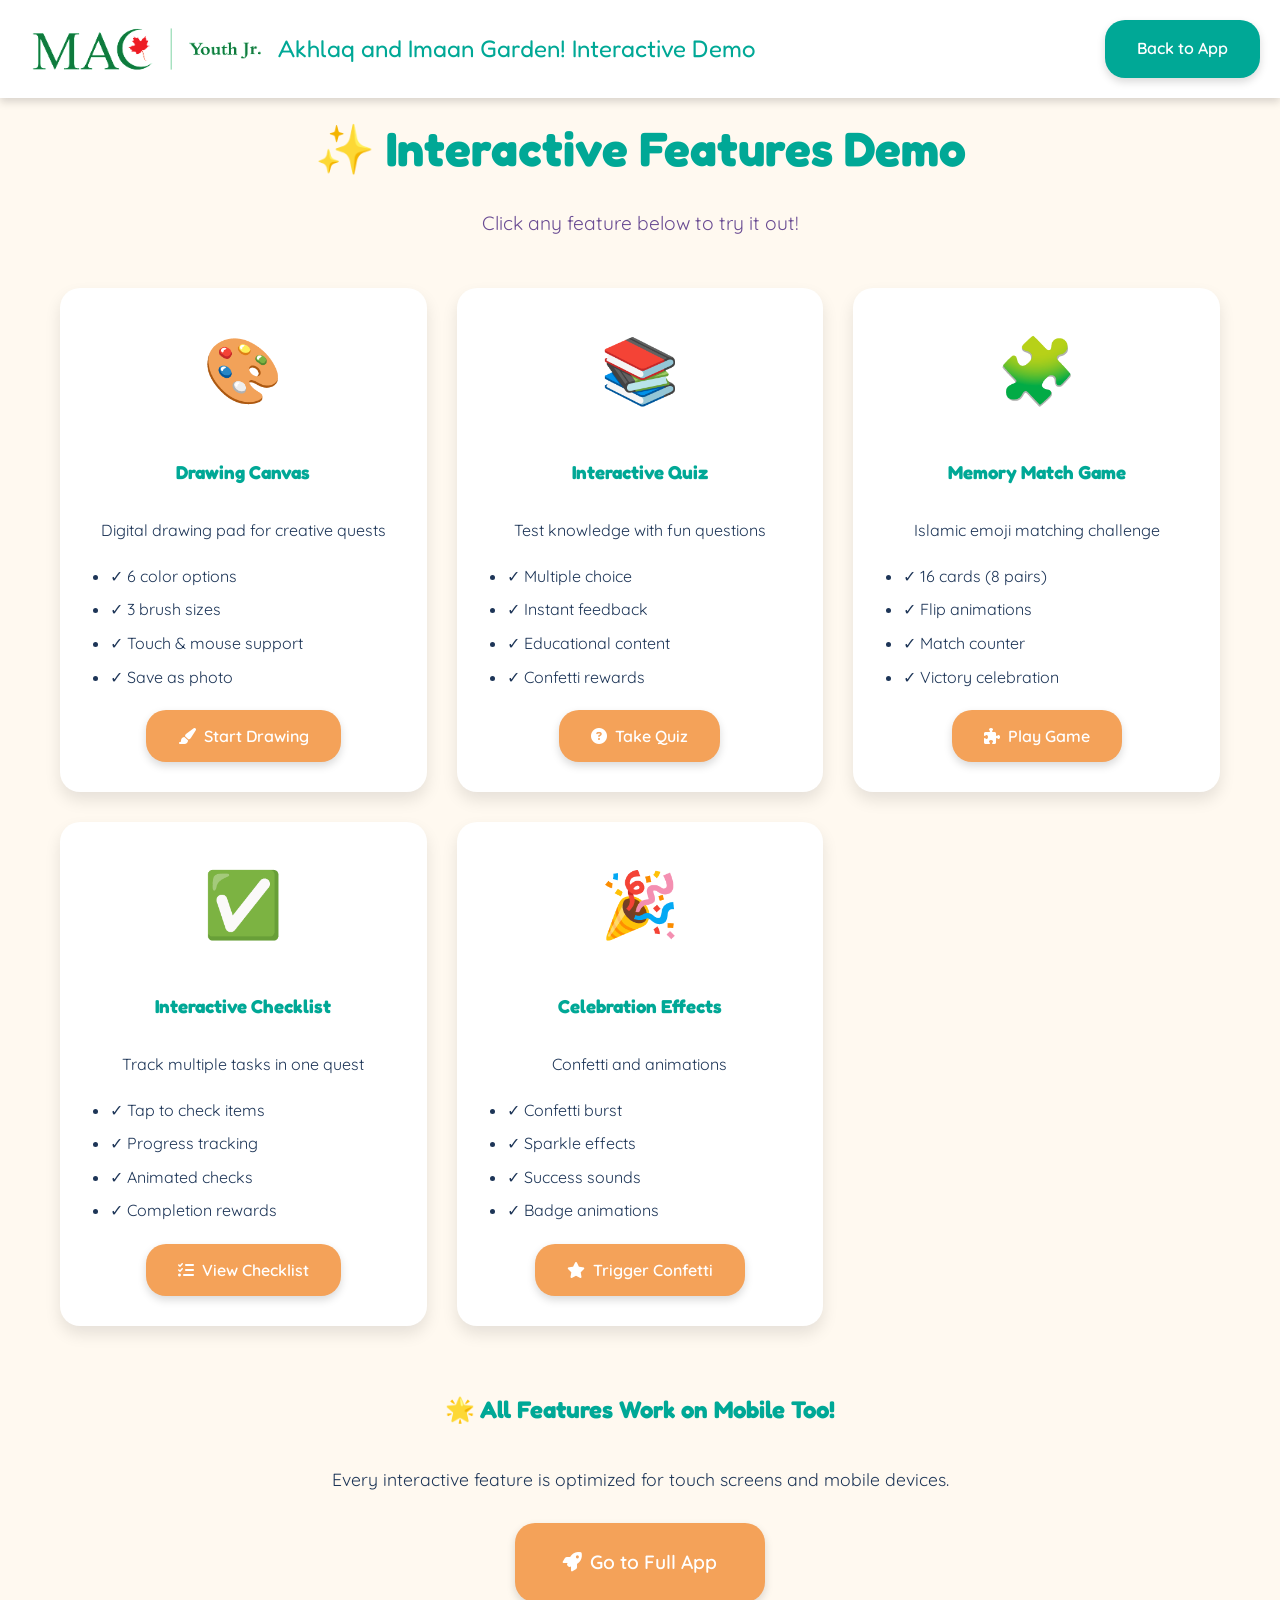
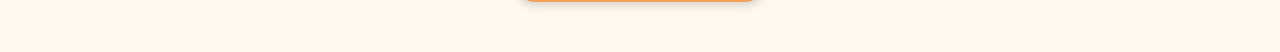
<file: demo-interactive.html>
<!DOCTYPE html>
<html lang="en">
<head>
    <meta charset="UTF-8">
    <meta name="viewport" content="width=device-width, initial-scale=1.0">
    <title>Interactive Features Demo - Akhlaq and Imaan Garden</title>
    <link href="https://fonts.googleapis.com/css2?family=Fredoka+One&family=Quicksand:wght@400;500;600;700&display=swap" rel="stylesheet">
    <link rel="stylesheet" href="https://cdn.jsdelivr.net/npm/@fortawesome/fontawesome-free@6.4.0/css/all.min.css">
    <link rel="stylesheet" href="css/style.css">
    <link rel="stylesheet" href="css/interactive.css">
    <link rel="icon" href="images/Jr-Logo.png" type="image/x-icon">



    <style>
        .demo-container {
            max-width: 1200px;
            margin: 100px auto 50px;
            padding: 0 20px;
        }
        .demo-header {
            text-align: center;
            margin-bottom: 50px;
        }
        .demo-header h1 {
            font-family: 'Fredoka One', cursive;
            color: #00a896;
            font-size: 3rem;
            margin-bottom: 10px;
        }
        .demo-grid {
            display: grid;
            grid-template-columns: repeat(auto-fit, minmax(300px, 1fr));
            gap: 30px;
            margin-bottom: 50px;
        }
        .demo-card {
            background: white;
            padding: 30px;
            border-radius: 20px;
            box-shadow: 0 8px 16px rgba(0,0,0,0.1);
            text-align: center;
            transition: transform 0.3s ease;
        }
        .demo-card:hover {
            transform: translateY(-5px);
        }
        .demo-icon {
            font-size: 4rem;
            margin-bottom: 20px;
        }
        .demo-card h3 {
            font-family: 'Fredoka One', cursive;
            color: #00a896;
            margin-bottom: 15px;
        }
        .demo-card p {
            color: #1d3557;
            margin-bottom: 20px;
        }
        .feature-list {
            text-align: left;
            margin: 20px 0;
            padding-left: 20px;
        }
        .feature-list li {
            margin: 8px 0;
            color: #1d3557;
        }
    </style>
</head>
<body>
    <nav class="navbar">
        <div class="nav-container" style="justify-content: space-between; padding: 20px;">
            <div class="nav-logo">
                <!-- <span class="moon-icon">🌙</span> -->
                <a href="index.html" class="footer-logo-link" aria-label="Akhlaq and Imaan Garden home">
                    <img src="images/Jr-Logo.png" alt="Akhlaq and Imaan Garden logo" class="nav-logo-img" width="250" loading="lazy" height="auto">
                </a>
                <span class="nav-title">Akhlaq and Imaan Garden! Interactive Demo</span>
            </div>
            <a href="index.html" class="btn" style="background-color: #00a896;color: white; white-space: nowrap;">Back to App</a>
        </div>
    </nav>

    <div class="demo-container">
        <div class="demo-header">
            <h1>✨ Interactive Features Demo</h1>
            <p style="font-size: 1.2rem; color: #6a4c93;">Click any feature below to try it out!</p>
        </div>

        <div class="demo-grid">
            <!-- Drawing Canvas -->
            <div class="demo-card">
                <div class="demo-icon">🎨</div>
                <h3>Drawing Canvas</h3>
                <p>Digital drawing pad for creative quests</p>
                <ul class="feature-list">
                    <li>✓ 6 color options</li>
                    <li>✓ 3 brush sizes</li>
                    <li>✓ Touch & mouse support</li>
                    <li>✓ Save as photo</li>
                </ul>
                <button class="btn btn-primary" onclick="openActivityModal('drawing', 3)">
                    <i class="fas fa-paint-brush"></i> Start Drawing
                </button>
            </div>

            <!-- Quiz -->
            <div class="demo-card">
                <div class="demo-icon">📚</div>
                <h3>Interactive Quiz</h3>
                <p>Test knowledge with fun questions</p>
                <ul class="feature-list">
                    <li>✓ Multiple choice</li>
                    <li>✓ Instant feedback</li>
                    <li>✓ Educational content</li>
                    <li>✓ Confetti rewards</li>
                </ul>
                <button class="btn btn-primary" onclick="openActivityModal('quiz', currentQuestDay)">
                    <i class="fas fa-question-circle"></i> Take Quiz
                </button>
            </div>

            <!-- Memory Game -->
            <div class="demo-card">
                <div class="demo-icon">🧩</div>
                <h3>Memory Match Game</h3>
                <p>Islamic emoji matching challenge</p>
                <ul class="feature-list">
                    <li>✓ 16 cards (8 pairs)</li>
                    <li>✓ Flip animations</li>
                    <li>✓ Match counter</li>
                    <li>✓ Victory celebration</li>
                </ul>
                <button class="btn btn-primary" onclick="openActivityModal('memory', 0)">
                    <i class="fas fa-puzzle-piece"></i> Play Game
                </button>
            </div>

            <!-- Dua Recorder -->
            <!-- <div class="demo-card">
                <div class="demo-icon">🎤</div>
                <h3>Dua Recorder</h3>
                <p>Record and save dua recitations</p>
                <ul class="feature-list">
                    <li>✓ Audio recording</li>
                    <li>✓ Live visualizer</li>
                    <li>✓ Playback controls</li>
                    <li>✓ Save recordings</li>
                </ul>
                <button class="btn btn-primary" onclick="openActivityModal('dua-recorder', currentQuestDay)">
                    <i class="fas fa-microphone"></i> Record Dua
                </button>

            </div> -->

            <!-- Checklist -->
            <div class="demo-card">
                <div class="demo-icon">✅</div>
                <h3>Interactive Checklist</h3>
                <p>Track multiple tasks in one quest</p>
                <ul class="feature-list">
                    <li>✓ Tap to check items</li>
                    <li>✓ Progress tracking</li>
                    <li>✓ Animated checks</li>
                    <li>✓ Completion rewards</li>
                </ul>
                <button class="btn btn-primary" onclick="openActivityModal('checklist', currentQuestDay)">
                    <i class="fas fa-tasks"></i> View Checklist
                </button>
            </div>

            <!-- Confetti Demo -->
            <div class="demo-card">
                <div class="demo-icon">🎉</div>
                <h3>Celebration Effects</h3>
                <p>Confetti and animations</p>
                <ul class="feature-list">
                    <li>✓ Confetti burst</li>
                    <li>✓ Sparkle effects</li>
                    <li>✓ Success sounds</li>
                    <li>✓ Badge animations</li>
                </ul>
                <button class="btn btn-primary" onclick="createConfetti()">
                    <i class="fas fa-star"></i> Trigger Confetti
                </button>
            </div>
        </div>

        <div style="text-align: center; margin: 50px 0;">
            <h2 style="font-family: 'Fredoka One', cursive; color: #00a896; margin-bottom: 20px;">
                🌟 All Features Work on Mobile Too!
            </h2>
            <p style="font-size: 1.1rem; color: #1d3557; margin-bottom: 30px;">
                Every interactive feature is optimized for touch screens and mobile devices.
            </p>
            <a href="index.html" class="btn btn-primary btn-large">
                <i class="fas fa-rocket"></i> Go to Full App
            </a>
        </div>
    </div>

    <!-- Confetti Container -->
    <div class="confetti-container" id="confettiContainer"></div>

    <!-- Modals -->
    <div class="modal" id="activityModal">
        <div class="modal-content activity-modal">
            <button class="modal-close" onclick="closeActivityModal()">
                <i class="fas fa-times"></i>
            </button>
            <div id="activityContent" class="activity-content"></div>
        </div>
    </div>

    <!-- Scripts -->
    <script src="js/quests-data.js"></script>
    <script src="js/animations.js"></script>
    <script src="js/interactive-features.js"></script>
    
    <script>        
        // Mock app object for demo
        if (typeof app === 'undefined') {
            window.app = {
                currentDay: 1,
                showNotification: function(message, type) {
                    const notification = document.createElement('div');
                    notification.style.cssText = `
                        position: fixed;
                        top: 100px;
                        right: 20px;
                        background: ${type === 'success' ? '#4caf50' : '#00a896'};
                        color: white;
                        padding: 1rem 1.5rem;
                        border-radius: 12px;
                        box-shadow: 0 4px 12px rgba(0,0,0,0.3);
                        z-index: 10000;
                        animation: slideInRight 0.3s ease;
                        max-width: 300px;
                    `;
                    notification.textContent = message;
                    document.body.appendChild(notification);
                    setTimeout(() => notification.remove(), 3000);
                }
            };
        }
        
    </script>
</body>
</html>
</file>
<file: css/style.css>
/* ===================================
   Ramadan Quests - Main Stylesheet
   Mobile-First Progressive Web App
   =================================== */

/* ===== CSS Variables ===== */
:root {
    /* Color Palette */
    --primary-color: #00a896;
    --secondary-color: #f4a259;
    --accent-color: #6a4c93;
    --background-color: #fff9f0;
    --text-color: #1d3557;
    --white: #ffffff;
    --light-gray: #f5f5f5;
    --border-color: #e0e0e0;
    --success-color: #4caf50;
    --warning-color: #ff9800;
    --error-color: #f44336;
    
    /* Fonts */
    --font-heading: 'Fredoka One', cursive;
    --font-body: 'Quicksand', sans-serif;
    
    /* Spacing */
    --spacing-xs: 0.5rem;
    --spacing-sm: 1rem;
    --spacing-md: 1.5rem;
    --spacing-lg: 2rem;
    --spacing-xl: 3rem;
    
    /* Border Radius */
    --radius-sm: 8px;
    --radius-md: 12px;
    --radius-lg: 20px;
    --radius-full: 50%;
    
    /* Shadows */
    --shadow-sm: 0 2px 4px rgba(0, 0, 0, 0.1);
    --shadow-md: 0 4px 8px rgba(0, 0, 0, 0.15);
    --shadow-lg: 0 8px 16px rgba(0, 0, 0, 0.2);
    --shadow-xl: 0 12px 24px rgba(0, 0, 0, 0.25);
    
    /* Transitions */
    --transition-fast: 0.2s ease;
    --transition-normal: 0.3s ease;
    --transition-slow: 0.5s ease;
}

/* ===== Reset & Base Styles ===== */
* {
    margin: 0;
    padding: 0;
    box-sizing: border-box;
}

html {
    scroll-behavior: smooth;
    font-size: 16px;
}

body {
    font-family: var(--font-body);
    background-color: var(--background-color);
    color: var(--text-color);
    line-height: 1.6;
    overflow-x: hidden;
}

h1, h2, h3, h4, h5, h6 {
    font-family: var(--font-heading);
    line-height: 1.2;
    padding: 20px;
    margin-bottom: var(--spacing-sm);
}

img {
    max-width: 100%;
    height: auto;
    display: block;
}

a {
    text-decoration: none;
    color: inherit;
}

button {
    cursor: pointer;
    border: none;
    font-family: inherit;
}

.container {
    width: 100%;
    max-width: 1200px;
    margin: 0 auto;
    padding: 0 var(--spacing-md);
}

section {
    padding: var(--spacing-xl) 0;
}

/* ===== PDF Export Mode ===== */
/* .pdf-export-mode * {
  animation: none !important;
  transition: none !important;
} */

/* .pdf-export-mode #progress,
.pdf-export-mode #progress * {
  opacity: 1 !important;
  visibility: visible !important;
  transform: none !important;
  filter: none !important;
} */

/* If you use a "hidden" class */
/* .pdf-export-mode .hidden {
  display: block !important;
  opacity: 1 !important;
  visibility: visible !important;
} */



/* ===== Navigation ===== */
.navbar {
    position: fixed;
    top: 0;
    left: 0;
    right: 0;
    background: var(--white);
    box-shadow: var(--shadow-md);
    z-index: 1000;
    transition: var(--transition-normal);
}

.navbar.scrolled {
    box-shadow: var(--shadow-lg);
}

.nav-container {
    display: flex;
    justify-content: space-between;
    align-items: center;
    padding: var(--spacing-sm) var(--spacing-md);
    max-width: 1400px;
    margin: 0 auto;
}

.nav-logo {
    display: flex;
    align-items: center;
    gap: var(--spacing-xs);
    font-size: 1.5rem;
    font-family: var(--font-heading);
    color: var(--primary-color);
}

.moon-icon {
    font-size: 2rem;
    animation: float 3s ease-in-out infinite;
}

@keyframes float {
    0%, 100% { transform: translateY(0); }
    50% { transform: translateY(-10px); }
}

.nav-toggle {
    display: none;
    background: none;
    font-size: 1.5rem;
    color: var(--primary-color);
}

.nav-menu {
    display: flex;
    list-style: none;
    gap: var(--spacing-md);
}

.nav-link {
    padding: var(--spacing-xs) var(--spacing-sm);
    color: var(--text-color);
    font-weight: 600;
    transition: var(--transition-fast);
    border-radius: var(--radius-sm);
    white-space: nowrap;
}

.nav-link:hover,
.nav-link.active {
    background: var(--primary-color);
    color: var(--white);
}

/* Mobile Navigation */
@media (max-width: 768px) {
    .nav-toggle {
        display: block;
    }
    
    .nav-menu {
        position: fixed;
        top: 70px;
        right: -100%;
        width: 70%;
        max-width: 300px;
        height: calc(100vh - 70px);
        background: var(--white);
        flex-direction: column;
        padding: var(--spacing-lg);
        box-shadow: var(--shadow-xl);
        transition: var(--transition-normal);
    }
    
    .nav-menu.active {
        right: 0;
    }
    
    .nav-link {
        width: 100%;
        padding: var(--spacing-sm);
        text-align: center;
    }
}

/* ===== Hero Section ===== */
.hero {
    position: relative;
    min-height: 100vh;
    display: flex;
    align-items: center;
    justify-content: center;
    padding-top: 80px;
    overflow: hidden;
}

.hero-bg {
    position: absolute;
    top: 0;
    left: 0;
    right: 0;
    bottom: 0;
    background: linear-gradient(135deg, var(--primary-color) 0%, var(--accent-color) 100%);
    z-index: -1;
}

.stars {
    position: absolute;
    width: 100%;
    height: 100%;
    background-image: 
        radial-gradient(2px 2px at 20% 30%, white, transparent),
        radial-gradient(2px 2px at 60% 70%, white, transparent),
        radial-gradient(1px 1px at 50% 50%, white, transparent),
        radial-gradient(1px 1px at 80% 10%, white, transparent),
        radial-gradient(2px 2px at 90% 60%, white, transparent),
        radial-gradient(1px 1px at 33% 80%, white, transparent);
    animation: twinkle 4s ease-in-out infinite;
}

@keyframes twinkle {
    0%, 100% { opacity: 0.5; }
    50% { opacity: 1; }
}

.islamic-pattern {
    position: absolute;
    width: 100%;
    height: 100%;
    background-image: url("data:image/svg+xml,%3Csvg width='60' height='60' viewBox='0 0 60 60' xmlns='http://www.w3.org/2000/svg'%3E%3Cg fill='none' fill-rule='evenodd'%3E%3Cg fill='%23ffffff' fill-opacity='0.05'%3E%3Cpath d='M36 34v-4h-2v4h-4v2h4v4h2v-4h4v-2h-4zm0-30V0h-2v4h-4v2h4v4h2V6h4V4h-4zM6 34v-4H4v4H0v2h4v4h2v-4h4v-2H6zM6 4V0H4v4H0v2h4v4h2V6h4V4H6z'/%3E%3C/g%3E%3C/g%3E%3C/svg%3E");
    opacity: 0.3;
}

.hero-content {
    text-align: center;
    color: var(--white);
    z-index: 1;
    padding: var(--spacing-lg);
}

.crescent-moon-animation {
    position: relative;
    margin: 0 auto var(--spacing-lg);
    margin-top: 50px;
}

.crescent-moon-animation .moon {
    font-size: 8rem;
    display: inline-block;
    animation: rotate-moon 20s linear infinite;
}

@keyframes rotate-moon {
    0% { transform: rotate(0deg); }
    100% { transform: rotate(360deg); }
}

.sparkles {
    position: absolute;
    top: 50%;
    left: 50%;
    transform: translate(-50%, -50%);
    width: 200px;
    height: 200px;
}

.sparkle {
    position: absolute;
    font-size: 1.5rem;
    animation: sparkle-float 3s ease-in-out infinite;
}

.sparkle:nth-child(1) { top: 0; left: 50%; animation-delay: 0s; }
.sparkle:nth-child(2) { top: 25%; right: 0; animation-delay: 0.5s; }
.sparkle:nth-child(3) { bottom: 25%; right: 10%; animation-delay: 1s; }
.sparkle:nth-child(4) { bottom: 0; left: 40%; animation-delay: 1.5s; }
.sparkle:nth-child(5) { top: 30%; left: 0; animation-delay: 2s; }

@keyframes sparkle-float {
    0%, 100% { transform: translateY(0) scale(1); opacity: 1; }
    50% { transform: translateY(-20px) scale(1.2); opacity: 0.8; }
}

.hero-title {
    font-size: clamp(2.5rem, 8vw, 4rem);
    margin-bottom: var(--spacing-sm);
    text-shadow: var(--shadow-lg);
}

.hero-subtitle {
    font-size: clamp(1.5rem, 4vw, 2rem);
    font-family: var(--font-heading);
    margin-bottom: var(--spacing-md);
}

.hero-description {
    font-size: 1.1rem;
    max-width: 600px;
    margin: 0 auto var(--spacing-lg);
    opacity: 0.95;
}

.hero-stats {
    display: flex;
    justify-content: center;
    gap: var(--spacing-lg);
    margin: var(--spacing-lg) 0;
    flex-wrap: wrap;
}

.stat-item {
    display: flex;
    flex-direction: column;
    align-items: center;
    padding: var(--spacing-sm);
}

.stat-number {
    font-size: 2.5rem;
    font-family: var(--font-heading);
    display: block;
}

.stat-label {
    font-size: 0.9rem;
    opacity: 0.9;
}

.scroll-indicator {
    position: absolute;
    bottom: var(--spacing-lg);
    left: 50%;
    transform: translateX(-50%);
    color: var(--white);
    font-size: 2rem;
    animation: bounce 2s ease-in-out infinite;
}

@keyframes bounce {
    0%, 100% { transform: translateX(-50%) translateY(0); }
    50% { transform: translateX(-50%) translateY(10px); }
}

/* Ramadan Countdown */
.ramadan-countdown {
    margin-top: var(--spacing-xl);
    padding: var(--spacing-lg);
    background: rgba(255, 255, 255, 0.1);
    backdrop-filter: blur(10px);
    border-radius: var(--radius-lg);
    border: 2px solid rgba(255, 255, 255, 0.2);
}

.countdown-label {
    font-size: 1.2rem;
    margin-bottom: var(--spacing-md);
}

.countdown-timer {
    display: flex;
    justify-content: center;
    gap: var(--spacing-md);
    flex-wrap: wrap;
}

.countdown-item {
    display: flex;
    flex-direction: column;
    align-items: center;
    min-width: 70px;
}

.countdown-value {
    font-size: 2.5rem;
    font-family: var(--font-heading);
    display: block;
    background: rgba(255, 255, 255, 0.2);
    padding: var(--spacing-sm);
    border-radius: var(--radius-md);
    min-width: 60px;
    text-align: center;
}

.countdown-unit {
    font-size: 0.9rem;
    margin-top: var(--spacing-xs);
    opacity: 0.9;
}

/* ===== Buttons ===== */
.btn {
    display: inline-flex;
    align-items: center;
    gap: var(--spacing-xs);
    padding: var(--spacing-sm) var(--spacing-lg);
    border-radius: var(--radius-lg);
    font-weight: 600;
    font-size: 1rem;
    transition: var(--transition-normal);
    box-shadow: var(--shadow-md);
}

.btn:hover {
    transform: translateY(-2px);
    box-shadow: var(--shadow-lg);
}

.btn:active {
    transform: translateY(0);
}

.btn-primary {
    background: var(--secondary-color);
    color: var(--white);
}

.btn-primary:hover {
    background: #e09248;
}

.btn-secondary {
    background: var(--white);
    color: var(--primary-color);
}

.btn-secondary:hover {
    background: var(--light-gray);
}

.btn-large {
    padding: var(--spacing-md) var(--spacing-xl);
    font-size: 1.2rem;
}

.btn-social {
    padding: var(--spacing-xs) var(--spacing-md);
    font-size: 0.9rem;
}

.btn-facebook { background: #1877f2; color: var(--white); }
.btn-twitter { background: #1da1f2; color: var(--white); }
.btn-instagram { background: linear-gradient(45deg, #f09433 0%, #e6683c 25%, #dc2743 50%, #cc2366 75%, #bc1888 100%); color: var(--white); }
.btn-whatsapp { background: #25d366; color: var(--white); }

/* ===== Section Titles ===== */
.section-title {
    font-size: clamp(2rem, 5vw, 3rem);
    color: var(--primary-color);
    text-align: center;
    margin-bottom: var(--spacing-sm);
}

.section-subtitle {
    text-align: center;
    font-size: 1.1rem;
    color: var(--text-color);
    opacity: 0.8;
    margin-bottom: var(--spacing-lg);
}

/* ===== Current Quest Section ===== */
.current-quest-section {
    background: var(--white);
    padding: var(--spacing-xl) 0;
}

.current-quest-card {
    background: linear-gradient(135deg, var(--primary-color), var(--accent-color));
    color: var(--white);
    padding: var(--spacing-xl);
    border-radius: var(--radius-lg);
    box-shadow: var(--shadow-xl);
    text-align: center;
    position: relative;
    overflow: hidden;
}

.current-quest-card::before {
    content: '';
    position: absolute;
    top: -50%;
    right: -50%;
    width: 200%;
    height: 200%;
    background: radial-gradient(circle, rgba(255,255,255,0.1) 0%, transparent 70%);
    animation: pulse-bg 3s ease-in-out infinite;
}

@keyframes pulse-bg {
    0%, 100% { transform: scale(1); }
    50% { transform: scale(1.1); }
}

.current-quest-card h3 {
    font-size: 2rem;
    margin-bottom: var(--spacing-md);
}

.quest-emoji {
    font-size: 4rem;
    display: block;
    margin: var(--spacing-md) 0;
}

.quest-description {
    font-size: 1.2rem;
    margin-bottom: var(--spacing-lg);
}

/* ===== Quests Section ===== */
.quests-section {
    background: var(--background-color);
}

.week-tabs {
    display: flex;
    justify-content: center;
    gap: var(--spacing-sm);
    margin-bottom: var(--spacing-xl);
    flex-wrap: wrap;
}

.week-tab {
    padding: var(--spacing-sm) var(--spacing-lg);
    background: var(--white);
    border: 2px solid var(--border-color);
    border-radius: var(--radius-lg);
    font-weight: 600;
    color: var(--text-color);
    transition: var(--transition-fast);
}

.week-tab:hover,
.week-tab.active {
    background: var(--primary-color);
    color: var(--white);
    border-color: var(--primary-color);
}

.quests-grid {
    display: grid;
    grid-template-columns: repeat(auto-fill, minmax(280px, 1fr));
    gap: var(--spacing-lg);
}

.quest-card {
    background: var(--white);
    border-radius: var(--radius-lg);
    padding: var(--spacing-lg);
    box-shadow: var(--shadow-md);
    transition: var(--transition-normal);
    cursor: pointer;
    position: relative;
    overflow: hidden;
}

.quest-card::before {
    content: '';
    position: absolute;
    top: 0;
    left: 0;
    right: 0;
    height: 5px;
    background: linear-gradient(90deg, var(--primary-color), var(--accent-color));
}

.quest-card:hover {
    transform: translateY(-5px);
    box-shadow: var(--shadow-lg);
}

.quest-card.completed {
    background: linear-gradient(135deg, rgba(76, 175, 80, 0.1), rgba(76, 175, 80, 0.05));
    border: 2px solid var(--success-color);
}

.quest-card.locked {
    opacity: 0.6;
    cursor: not-allowed;
}

.quest-card.locked:hover {
    transform: none;
}

.quest-header {
    display: flex;
    align-items: center;
    justify-content: space-between;
    margin-bottom: var(--spacing-sm);
}

.quest-day {
    background: var(--primary-color);
    color: var(--white);
    padding: var(--spacing-xs) var(--spacing-md);
    border-radius: var(--radius-md);
    font-weight: 600;
    font-size: 0.9rem;
    display: inline-flex;
    align-items: center;
    justify-content: center;
    box-shadow: 0 2px 8px rgba(0, 168, 150, 0.25);
    transition: all 180ms cubic-bezier(.2,.9,.2,1);
    min-width: 45px;
    height: 28px;
    letter-spacing: 0.5px;
}

.quest-day:hover {
    transform: translateY(-2px);
    box-shadow: 0 4px 12px rgba(0, 168, 150, 0.35);
}

.quest-status {
    font-size: 1.5rem;
}

.quest-emoji-badge {
    font-size: 3rem;
    text-align: center;
    margin: var(--spacing-md) 0;
}

.quest-title {
    font-size: 1.3rem;
    color: var(--text-color);
    margin-bottom: var(--spacing-sm);
}

.quest-category {
    display: inline-block;
    padding: var(--spacing-xs) var(--spacing-sm);
    background: rgba(0, 168, 150, 0.1);
    color: var(--primary-color);
    border-radius: var(--radius-sm);
    font-size: 0.85rem;
    font-weight: 600;
    margin-bottom: var(--spacing-sm);
}

.quest-preview {
    color: var(--text-color);
    opacity: 0.8;
    font-size: 0.95rem;
}

/* ===== Progress Section ===== */
.progress-section {
    background: var(--white);
}

.progress-dashboard {
    display: flex;
    flex-direction: column;
    gap: var(--spacing-lg);
}

.progress-card {
    background: linear-gradient(135deg, var(--primary-color), var(--accent-color));
    color: var(--white);
    padding: var(--spacing-xl);
    border-radius: var(--radius-lg);
    box-shadow: var(--shadow-lg);
}

.progress-header {
    display: flex;
    justify-content: space-between;
    align-items: center;
    margin-bottom: var(--spacing-md);
}

.progress-header h3 {
    font-size: 1.5rem;
}

.progress-percentage {
    font-size: 2rem;
    font-family: var(--font-heading);
}

.progress-bar-container {
    background: rgba(255, 255, 255, 0.2);
    height: 30px;
    border-radius: var(--radius-lg);
    overflow: hidden;
    margin-bottom: var(--spacing-sm);
}

.progress-bar {
    background: var(--secondary-color);
    height: 100%;
    border-radius: var(--radius-lg);
    transition: width 1s ease;
    display: flex;
    align-items: center;
    justify-content: flex-end;
    padding-right: var(--spacing-sm);
    font-weight: 600;
}

.progress-text {
    font-size: 1.1rem;
    opacity: 0.95;
}

.stats-grid {
    display: grid;
    grid-template-columns: repeat(auto-fit, minmax(200px, 1fr));
    gap: var(--spacing-md);
}

.stat-card {
    background: var(--white);
    padding: var(--spacing-lg);
    border-radius: var(--radius-lg);
    box-shadow: var(--shadow-md);
    display: flex;
    align-items: center;
    gap: var(--spacing-md);
    transition: var(--transition-normal);
}

.stat-card:hover {
    transform: translateY(-3px);
    box-shadow: var(--shadow-lg);
}

.stat-icon {
    font-size: 3rem;
}

.stat-content h4 {
    font-size: 0.9rem;
    color: var(--text-color);
    opacity: 0.7;
    margin-bottom: var(--spacing-xs);
}

.stat-value {
    font-size: 1.8rem;
    font-family: var(--font-heading);
    color: var(--primary-color);
}

/* ===== Achievements Section ===== */
.achievements-section {
    background: var(--background-color);
}

.badges-grid {
    display: grid;
    grid-template-columns: repeat(auto-fit, minmax(250px, 1fr));
    gap: var(--spacing-lg);
}

.badge-card {
    background: var(--white);
    padding: var(--spacing-xl);
    border-radius: var(--radius-lg);
    box-shadow: var(--shadow-md);
    text-align: center;
    transition: var(--transition-normal);
    position: relative;
}

.badge-card:hover {
    transform: translateY(-5px);
    box-shadow: var(--shadow-lg);
}

.badge-card.earned {
    background: linear-gradient(135deg, rgba(244, 162, 89, 0.1), rgba(244, 162, 89, 0.05));
    border: 2px solid var(--secondary-color);
}

.badge-card.locked {
    opacity: 0.5;
    filter: grayscale(100%);
}

.badge-emoji {
    font-size: 5rem;
    display: block;
    margin-bottom: var(--spacing-md);
}

.badge-name {
    font-size: 1.5rem;
    color: var(--primary-color);
    margin-bottom: var(--spacing-sm);
}

.badge-description {
    color: var(--text-color);
    opacity: 0.8;
}

.badge-earned-label {
    display: inline-flex;
    align-items: center;
    justify-content: center;
    margin-top: var(--spacing-sm);
    padding: var(--spacing-xs) var(--spacing-md);
    background: var(--success-color);
    color: var(--white);
    border-radius: var(--radius-md);
    font-size: 0.85rem;
    font-weight: 600;
    box-shadow: 0 2px 8px rgba(76, 175, 80, 0.25);
    transition: all 180ms cubic-bezier(.2,.9,.2,1);
    min-height: 28px;
    letter-spacing: 0.3px;
}

.badge-earned-label:hover {
    transform: translateY(-2px);
    box-shadow: 0 4px 12px rgba(76, 175, 80, 0.35);
}

/* ===== Resources Section ===== */
.resources-section {
    background: var(--white);
}

.resources-grid {
    display: grid;
    grid-template-columns: repeat(auto-fit, minmax(280px, 1fr));
    gap: var(--spacing-lg);
}

.resource-card {
    background: var(--background-color);
    padding: var(--spacing-xl);
    border-radius: var(--radius-lg);
    box-shadow: var(--shadow-md);
    text-align: center;
    transition: var(--transition-normal);
}

.resource-card:hover {
    transform: translateY(-5px);
    box-shadow: var(--shadow-lg);
}

.resource-icon {
    font-size: 4rem;
    margin-bottom: var(--spacing-md);
}

.resource-card h3 {
    font-size: 1.3rem;
    color: var(--primary-color);
    margin-bottom: var(--spacing-sm);
}

.resource-card p {
    color: var(--text-color);
    opacity: 0.8;
    margin-bottom: var(--spacing-md);
}

/* ===== Parent Dashboard ===== */
.parent-section {
    background: var(--background-color);
}

.parent-dashboard {
    display: grid;
    gap: var(--spacing-lg);
}

.dashboard-card {
    background: var(--white);
    padding: var(--spacing-xl);
    border-radius: var(--radius-lg);
    box-shadow: var(--shadow-md);
}

.dashboard-card h3 {
    display: flex;
    align-items: center;
    gap: var(--spacing-sm);
    color: var(--primary-color);
    margin-bottom: var(--spacing-md);
}

.parent-stats {
    display: grid;
    gap: var(--spacing-sm);
}

.parent-stat {
    display: flex;
    justify-content: space-between;
    padding: var(--spacing-sm);
    background: var(--background-color);
    border-radius: var(--radius-sm);
    transition: all 0.3s ease;

}

.parent-stat:hover {
    transform: translateY(-4px);
    box-shadow: 0 8px 20px rgba(0, 0, 0, 0.08);
}

.settings-form {
    display: flex;
    flex-direction: column;
    gap: var(--spacing-md);
}

.setting-item {
    display: flex;
    justify-content: space-between;
    align-items: center;
}

.toggle-switch {
    position: relative;
    width: 56px;
    height: 32px;
    display: inline-block;
}

.toggle-switch input {
    position: absolute;
    inset: 0;
    margin: 0;
    padding: 0;
    opacity: 0;
    cursor: pointer;
    z-index: 2; /* stay above slider so it captures clicks */
}

.toggle-slider {
    position: absolute;
    pointer-events: none; /* clicks handled by the input */
    top: 0;
    left: 0;
    right: 0;
    bottom: 0;
    background-color: var(--border-color);
    transition: background-color 180ms ease, box-shadow 180ms ease;
    border-radius: 999px;
    box-shadow: inset 0 0 0 1px rgba(0,0,0,0.03);
}

.toggle-slider::before {
    position: absolute;
    content: "";
    height: 26px;
    width: 26px;
    left: 3px;
    top: 3px;
    background-color: white;
    transition: transform 180ms cubic-bezier(.2,.9,.2,1), box-shadow 180ms ease;
    border-radius: 999px;
    box-shadow: 0 2px 6px rgba(0,0,0,0.12);
}

/* Checked state */
input:checked + .toggle-slider {
    background-color: var(--primary-color);
    box-shadow: 0 0 0 4px rgba(0,168,150,0.08);
}

input:checked + .toggle-slider::before {
    transform: translateX(24px);
}

/* Keyboard focus */
.toggle-switch:focus-within .toggle-slider {
    box-shadow: 0 0 0 4px rgba(0,168,150,0.12);
}

.form-select {
    padding: var(--spacing-sm);
    border: 2px solid var(--border-color);
    border-radius: var(--radius-sm);
    font-family: inherit;
    font-size: 1rem;
    background: var(--white);
    cursor: pointer;
}

.share-buttons {
    display: flex;
    gap: var(--spacing-sm);
    flex-wrap: wrap;
}

/* ===== Modal ===== */
.modal {
    display: none;
    position: fixed;
    top: 0;
    left: 0;
    right: 0;
    bottom: 0;
    background: rgba(0, 0, 0, 0.7);
    z-index: 2000;
    backdrop-filter: blur(5px);
    animation: fadeIn 0.3s ease;
}

.modal.active {
    display: flex;
    align-items: center;
    justify-content: center;
}

@keyframes fadeIn {
    from { opacity: 0; }
    to { opacity: 1; }
}

.modal-content {
    background: var(--white);
    border-radius: var(--radius-lg);
    max-width: 600px;
    width: 90%;
    max-height: 90vh;
    overflow-y: auto;
    position: relative;
    animation: slideUp 0.3s ease;
}

@keyframes slideUp {
    from { transform: translateY(50px); opacity: 0; }
    to { transform: translateY(0); opacity: 1; }
}

.modal-close {
    position: absolute;
    top: var(--spacing-md);
    right: var(--spacing-md);
    background: var(--error-color);
    color: var(--white);
    width: 40px;
    height: 40px;
    border-radius: var(--radius-full);
    display: flex;
    align-items: center;
    justify-content: center;
    font-size: 1.2rem;
    z-index: 10;
}

.quest-detail {
    padding: var(--spacing-xl);
}

.quest-detail-header {
    text-align: center;
    margin-bottom: var(--spacing-lg);
}

.quest-detail-emoji {
    font-size: 5rem;
    display: block;
    margin-bottom: var(--spacing-md);
}

.quest-detail-title {
    font-size: 2rem;
    color: var(--primary-color);
    margin-bottom: var(--spacing-sm);
}

.quest-detail-category {
    display: inline-block;
    padding: var(--spacing-xs) var(--spacing-md);
    background: rgba(0, 168, 150, 0.1);
    color: var(--primary-color);
    border-radius: var(--radius-lg);
    font-weight: 600;
}

.quest-detail-section {
    margin-bottom: var(--spacing-lg);
}

.quest-detail-section h4 {
    color: var(--primary-color);
    margin-bottom: var(--spacing-sm);
}

.quest-detail-section p {
    line-height: 1.8;
}

.complete-quest-btn {
    width: 100%;
    padding: var(--spacing-md);
    background: var(--success-color);
    color: var(--white);
    border-radius: var(--radius-lg);
    font-size: 1.2rem;
    font-weight: 700;
    display: flex;
    align-items: center;
    justify-content: center;
    gap: var(--spacing-sm);
}

.complete-quest-btn:disabled {
    background: var(--border-color);
    cursor: not-allowed;
}


/* ===== Footer ===== */
.footer {
    background: var(--text-color);
    color: var(--white);
    padding: var(--spacing-xl) 0;
    text-align: center;
}

.footer-content {
    display: flex;
    flex-direction: column;
    align-items: center;
    gap: var(--spacing-md);
}

.footer-logo {
    display: flex;
    align-items: center;
    gap: var(--spacing-sm);
    font-size: 1.5rem;
    font-family: var(--font-heading);
}

.footer-text {
    opacity: 0.8;
}

.footer-links {
    display: flex;
    gap: var(--spacing-lg);
    flex-wrap: wrap;
}

.footer-links a {
    opacity: 0.8;
    transition: var(--transition-fast);
}

.footer-links a:hover {
    opacity: 1;
    color: var(--secondary-color);
}

.footer-copyright {
    opacity: 0.6;
    font-size: 0.9rem;
}

/* ===== Confetti Animation ===== */
.confetti-container {
    position: fixed;
    top: 0;
    left: 0;
    width: 100%;
    height: 100%;
    pointer-events: none;
    z-index: 9999;
}

.confetti {
    position: absolute;
    width: 10px;
    height: 10px;
    background: var(--secondary-color);
    animation: confetti-fall 3s linear forwards;
}

@keyframes confetti-fall {
    to {
        transform: translateY(100vh) rotate(720deg);
        opacity: 0;
    }
}

/* ===== Responsive Design ===== */
@media (max-width: 768px) {
    :root {
        --spacing-xl: 2rem;
        --spacing-lg: 1.5rem;
    }
    
    .hero {
        min-height: 90vh;
    }
    
    .crescent-moon-animation .moon {
        font-size: 5rem;
    }
    
    .hero-stats {
        gap: var(--spacing-md);
    }
    
    .stat-number {
        font-size: 2rem;
    }
    
    .countdown-timer {
        gap: var(--spacing-sm);
    }
    
    .countdown-value {
        font-size: 2rem;
        min-width: 50px;
    }
    
    .quests-grid {
        grid-template-columns: 1fr;
    }
    
    .stats-grid {
        grid-template-columns: 1fr;
    }
    
    .badges-grid {
        grid-template-columns: 1fr;
    }
    
    .resources-grid {
        grid-template-columns: 1fr;
    }
    
    .share-buttons {
        flex-direction: column;
    }
    
    .btn-social {
        width: 100%;
    }
}

@media (max-width: 480px) {
    .nav-logo .nav-title {
        font-size: 1rem;
    }
    
    .hero-title {
        font-size: 2rem;
    }
    
    .hero-subtitle {
        font-size: 1.3rem;
    }
    
    .section-title {
        font-size: 1.8rem;
    }
    
    .modal-content {
        width: 95%;
        max-height: 95vh;
    }
    
    .quest-detail {
        padding: var(--spacing-md);
    }
    
    /* Center all containers and prevent overflow */
    .container {
        width: 100%;
        max-width: 100%;
        padding: 0 var(--spacing-sm);
        margin: auto;
        overflow-x: hidden;
    }
    
    body {
        overflow-x: hidden;
    }
    
    section {
        overflow-x: hidden;
    }
    
    .quests-grid,
    .badges-grid,
    .resources-grid,
    .stats-grid {
        grid-template-columns: 1fr;
        padding: 0 var(--spacing-xs);
    }
    
    h1, h2, h3, h4, h5, h6 {
        padding: var(--spacing-sm);
        word-wrap: break-word;
    }
}

/* ===== Print Styles ===== */
@media print {
    * {
    overflow: visible !important;
  }

  /* ✅ Show these sections in print */
  #quests, #quests * {
    visibility: visible !important;
  }

  /* ✅ Fix animation-hidden elements */
  #quests *, .stat-card,.badge-card,.badges-grid {
    opacity: 1 !important;
    transform: none !important;
    animation: none !important;
    transition: none !important;
    filter: none !important;
  }
.navbar {
    position: static;
    display: none;
}

.navbar:first-of-type {
    display: block;
}
}
</file>
<file: css/interactive.css>
/* ===== Demo Section & Modal ===== */
.demo-section {
    background: linear-gradient(180deg, rgba(255,255,255,0.02), rgba(250,250,250,0.02));
    padding: var(--spacing-xl) 0;
}
.demo-cta-wrap {
    display: flex;
    gap: var(--spacing-md);
    justify-content: center;
    margin-top: var(--spacing-md);
    flex-wrap: wrap;
}
.demo-modal {
    max-width: 1000px;
    width: 95%;
    padding: 0;
    background: transparent;
}
.demo-iframe-wrap {
    background: white;
    border-radius: var(--radius-lg);
    overflow: hidden;
    box-shadow: var(--shadow-xl);
}
.demo-iframe-wrap iframe {
    display: block;
    width: 100%;
    height: 640px;
}


/* ===== Photo Upload Modal ===== */
.photo-modal {
    max-width: 600px;
}

.photo-upload-container {
    padding: var(--spacing-xl);
    text-align: center;
}

.photo-upload-container h2 {
    color: var(--primary-color);
    margin-bottom: var(--spacing-sm);
}

.photo-upload-container p {
    color: var(--text-color);
    opacity: 0.8;
    margin-bottom: var(--spacing-lg);
}

.upload-options {
    display: flex;
    gap: var(--spacing-md);
    justify-content: center;
    margin: var(--spacing-xl) 0;
    flex-wrap: wrap;
}

.upload-options .btn {
    min-width: 180px;
    padding: var(--spacing-md) var(--spacing-lg);
}

.photo-preview {
    margin-top: var(--spacing-lg);
    border-radius: var(--radius-lg);
    overflow: hidden;
    box-shadow: var(--shadow-lg);
}

.photo-preview img {
    width: 100%;
    max-height: 400px;
    object-fit: contain;
    background: var(--light-gray);
}

.photo-actions {
    display: flex;
    gap: var(--spacing-md);
    padding: var(--spacing-md);
    background: var(--light-gray);
    justify-content: center;
    flex-wrap: wrap;
}

.skip-photo {
    margin-top: var(--spacing-lg);
}

.btn-text {
    background: none;
    color: var(--text-color);
    opacity: 0.7;
    box-shadow: none;
    text-decoration: underline;
}

.btn-text:hover {
    opacity: 1;
    transform: none;
}

/* ===== Photo Gallery ===== */
.gallery-section {
    background: var(--white);
    padding: var(--spacing-xl) 0;
}

.gallery-stats {
    display: flex;
    justify-content: center;
    gap: var(--spacing-xl);
    margin: var(--spacing-lg) 0;
}

.gallery-stat {
    display: flex;
    flex-direction: column;
    align-items: center;
    padding: var(--spacing-md);
    background: var(--background-color);
    border-radius: var(--radius-lg);
    min-width: 120px;
}

.gallery-stat .stat-number {
    font-size: 2.5rem;
    font-family: var(--font-heading);
    color: var(--primary-color);
}

.gallery-stat .stat-label {
    font-size: 0.9rem;
    color: var(--text-color);
    opacity: 0.8;
    margin-top: var(--spacing-xs);
}

.recent-photos-grid {
    display: grid;
    grid-template-columns: repeat(auto-fit, minmax(150px, 1fr));
    gap: var(--spacing-md);
    margin-top: var(--spacing-lg);
}

.photo-gallery-grid {
    display: grid;
    grid-template-columns: repeat(auto-fill, minmax(200px, 1fr));
    gap: var(--spacing-md);
    margin-top: var(--spacing-lg);
    padding: 10px;
}

/* Thumbnail card */
.gallery-item {
  width: 300px;        
  height: 300px;
  border-radius: 12px;
  overflow: hidden;
  position: relative;
}

/* Thumbnail image */
.gallery-item img {
  width: 100%;
  height: 100%;
  object-fit: cover;    
  display: block;
  padding: 10px;
}

/* Delete button */
.gallery-delete {
  position: absolute;
  top: 8px;
  right: 8px;
  border: 0;
  border-radius: 10px;
  padding: 6px 8px;
  cursor: pointer;
  background: rgba(0,0,0,0.6);
  color: #fff;
}

.gallery-delete:hover {
  background: rgba(255,0,0,0.8);
}

.gallery-item:hover {
    transform: scale(1.05);
    box-shadow: var(--shadow-lg);
}

.gallery-item-overlay {
    position: absolute;
    bottom: 0;
    left: 0;
    right: 0;
    background: linear-gradient(to top, rgba(0,0,0,0.8), transparent);
    padding: var(--spacing-sm);
    color: white;
    font-size: 0.85rem;
    font-weight: 600;
}

.gallery-empty {
    text-align: center;
    padding: var(--spacing-xl);
    color: var(--text-color);
    opacity: 0.6;
}

.gallery-empty i {
    font-size: 4rem;
    margin-bottom: var(--spacing-md);
    opacity: 0.3;
}

/* ===== Interactive Activity Modal ===== */
.activity-modal {
    max-width: 800px;
}

.activity-content {
    padding: var(--spacing-xl);
}

.activity-header {
    text-align: center;
    margin-bottom: var(--spacing-lg);
}

.activity-header h2 {
    color: var(--primary-color);
    margin-bottom: var(--spacing-sm);
}

.activity-description {
    background: var(--background-color);
    padding: var(--spacing-md);
    border-radius: var(--radius-md);
    margin-bottom: var(--spacing-lg);
    border-left: 4px solid var(--primary-color);
}

/* Drawing Canvas Activity */
.drawing-canvas-container {
    text-align: center;
}

.drawing-canvas {
    border: 3px solid var(--primary-color);
    border-radius: var(--radius-md);
    cursor: crosshair;
    touch-action: none;
    background: white;
    max-width: 100%;
}

.drawing-tools {
    display: flex;
    gap: var(--spacing-sm);
    justify-content: center;
    margin: var(--spacing-md) 0;
    flex-wrap: wrap;
}

.color-picker {
    display: flex;
    gap: var(--spacing-xs);
    align-items: center;
}

.color-option {
    width: 40px;
    height: 40px;
    border-radius: var(--radius-full);
    border: 3px solid transparent;
    cursor: pointer;
    transition: var(--transition-fast);
}

.color-option:hover {
    transform: scale(1.1);
}

.color-option.active {
    border-color: var(--text-color);
    transform: scale(1.2);
}

.brush-size {
    display: flex;
    gap: var(--spacing-xs);
    align-items: center;
}

.brush-option {
    width: 35px;
    height: 35px;
    display: flex;
    align-items: center;
    justify-content: center;
    border: 2px solid var(--border-color);
    border-radius: var(--radius-sm);
    cursor: pointer;
    transition: var(--transition-fast);
}

.brush-option:hover {
    background: var(--light-gray);
}

.brush-option.active {
    background: var(--primary-color);
    color: white;
    border-color: var(--primary-color);
}

/* Quiz Activity */
.quiz-container {
    max-width: 600px;
    margin: 0 auto;
}

.quiz-question {
    background: var(--background-color);
    padding: var(--spacing-lg);
    border-radius: var(--radius-lg);
    margin-bottom: var(--spacing-lg);
    text-align: center;
}

.quiz-question h3 {
    color: var(--primary-color);
    margin-bottom: var(--spacing-md);
}

.quiz-options {
    display: flex;
    flex-direction: column;
    gap: var(--spacing-sm);
}

.quiz-option {
    padding: var(--spacing-md);
    background: white;
    border: 2px solid var(--border-color);
    border-radius: var(--radius-md);
    cursor: pointer;
    transition: var(--transition-fast);
    text-align: left;
}

.quiz-option:hover {
    background: var(--light-gray);
    border-color: var(--primary-color);
}

.quiz-option.correct {
    background: var(--success-color);
    color: white;
    border-color: var(--success-color);
}

.quiz-option.incorrect {
    background: var(--error-color);
    color: white;
    border-color: var(--error-color);
}

.quiz-feedback {
    margin-top: var(--spacing-md);
    padding: var(--spacing-md);
    border-radius: var(--radius-md);
    text-align: center;
    font-weight: 600;
}

.quiz-feedback.correct {
    background: rgba(76, 175, 80, 0.1);
    color: var(--success-color);
}

.quiz-feedback.incorrect {
    background: rgba(244, 67, 54, 0.1);
    color: var(--error-color);
}

/* Memory Match Game */
.memory-game {
    display: grid;
    grid-template-columns: repeat(4, 1fr);
    gap: var(--spacing-sm);
    max-width: 400px;
    margin: 0 auto;
}

.memory-card {
    aspect-ratio: 1;
    background: var(--primary-color);
    border-radius: var(--radius-md);
    display: flex;
    align-items: center;
    justify-content: center;
    font-size: 2rem;
    cursor: pointer;
    transition: var(--transition-fast);
    position: relative;
}

.memory-card:hover {
    transform: scale(1.05);
}

.memory-card.flipped {
    background: white;
    border: 2px solid var(--primary-color);
}

.memory-card.matched {
    background: var(--success-color);
    cursor: default;
}

.memory-card-back {
    font-size: 1.5rem;
    color: white;
}

.memory-card-front {
    display: none;
}

.memory-card.flipped .memory-card-back {
    display: none;
}

.memory-card.flipped .memory-card-front {
    display: block;
}

/* Dua Recorder */
.dua-recorder {
    text-align: center;
    max-width: 500px;
    margin: 0 auto;
}

.record-button {
    width: 100px;
    height: 100px;
    border-radius: var(--radius-full);
    background: var(--error-color);
    color: white;
    border: none;
    font-size: 2rem;
    cursor: pointer;
    transition: var(--transition-normal);
    margin: var(--spacing-lg) auto;
    display: flex;
    align-items: center;
    justify-content: center;
}

.record-button:hover {
    transform: scale(1.1);
}

.record-button.recording {
    animation: pulse-record 1s infinite;
}

@keyframes pulse-record {
    0%, 100% { transform: scale(1); }
    50% { transform: scale(1.1); }
}

.audio-visualizer {
    height: 100px;
    background: var(--light-gray);
    border-radius: var(--radius-md);
    margin: var(--spacing-md) 0;
    display: flex;
    align-items: center;
    justify-content: center;
    gap: 4px;
}

.audio-bar {
    width: 8px;
    height: 20px;
    background: var(--primary-color);
    border-radius: 4px;
    animation: audio-wave 0.8s ease-in-out infinite;
}

.audio-bar:nth-child(2) { animation-delay: 0.1s; }
.audio-bar:nth-child(3) { animation-delay: 0.2s; }
.audio-bar:nth-child(4) { animation-delay: 0.3s; }
.audio-bar:nth-child(5) { animation-delay: 0.4s; }

@keyframes audio-wave {
    0%, 100% { height: 20px; }
    50% { height: 60px; }
}

.audio-playback {
    margin-top: var(--spacing-md);
    padding: var(--spacing-md);
    background: var(--background-color);
    border-radius: var(--radius-md);
}

/* Interactive Checklist */
.interactive-checklist {
    max-width: 500px;
    margin: 0 auto;
}

.checklist-item {
    display: flex;
    align-items: center;
    padding: var(--spacing-md);
    background: white;
    border: 2px solid var(--border-color);
    border-radius: var(--radius-md);
    margin-bottom: var(--spacing-sm);
    cursor: pointer;
    transition: var(--transition-fast);
}

.checklist-item:hover {
    background: var(--light-gray);
}

.checklist-item.completed {
    background: rgba(76, 175, 80, 0.1);
    border-color: var(--success-color);
}

.checklist-checkbox {
    width: 30px;
    height: 30px;
    border: 3px solid var(--border-color);
    border-radius: var(--radius-sm);
    margin-right: var(--spacing-md);
    display: flex;
    align-items: center;
    justify-content: center;
    transition: var(--transition-fast);
}

.checklist-item.completed .checklist-checkbox {
    background: var(--success-color);
    border-color: var(--success-color);
}

.checklist-checkbox i {
    display: none;
    color: white;
    font-size: 1.2rem;
}

.checklist-item.completed .checklist-checkbox i {
    display: block;
    animation: check-bounce 0.3s ease;
}

@keyframes check-bounce {
    0% { transform: scale(0); }
    50% { transform: scale(1.2); }
    100% { transform: scale(1); }
}

.checklist-progress {
    margin-top: var(--spacing-lg);
    text-align: center;
}

.checklist-progress-bar {
    height: 20px;
    background: var(--light-gray);
    border-radius: var(--radius-full);
    overflow: hidden;
    margin: var(--spacing-sm) 0;
}

.checklist-progress-fill {
    height: 100%;
    background: var(--success-color);
    transition: width 0.5s ease;
}

/* Photo Proof Badge */
.photo-proof-badge {
    display: inline-flex;
    align-items: center;
    gap: var(--spacing-xs);
    padding: var(--spacing-xs) var(--spacing-sm);
    background: var(--secondary-color);
    color: white;
    border-radius: var(--radius-full);
    font-size: 0.85rem;
    font-weight: 600;
    margin-top: var(--spacing-sm);
}

/* Completion Certificate */
.certificate-container {
    background: white;
    padding: var(--spacing-xl);
    border: 5px solid var(--primary-color);
    border-radius: var(--radius-lg);
    text-align: center;
    max-width: 600px;
    margin: var(--spacing-lg) auto;
    box-shadow: var(--shadow-xl);
}

.certificate-badge {
    width: 100px;
    height: 100px;
    margin: 0 auto var(--spacing-md);
    border-radius: var(--radius-full);
    background: var(--secondary-color);
    display: flex;
    align-items: center;
    justify-content: center;
    font-size: 3rem;
}

.certificate-container h2 {
    color: var(--primary-color);
    font-size: 2rem;
    margin-bottom: var(--spacing-sm);
}

.certificate-name {
    font-size: 1.5rem;
    font-family: var(--font-heading);
    color: var(--accent-color);
    margin: var(--spacing-md) 0;
}

.certificate-text {
    color: var(--text-color);
    line-height: 1.8;
    margin: var(--spacing-md) 0;
}

.certificate-date {
    font-style: italic;
    color: var(--text-color);
    opacity: 0.7;
    margin-top: var(--spacing-md);
}

/* Responsive Design */
@media (max-width: 768px) {
    .upload-options {
        flex-direction: column;
    }
    
    .upload-options .btn {
        width: 100%;
    }
    
    .memory-game {
        grid-template-columns: repeat(3, 1fr);
    }
    
    .photo-gallery-grid {
        grid-template-columns: repeat(2, 1fr);
    }
    
    .drawing-tools {
        flex-direction: column;
    }
}

@media (max-width: 480px) {
    .gallery-stats {
        flex-direction: column;
        gap: var(--spacing-sm);
    }
    
    .memory-game {
        grid-template-columns: repeat(2, 1fr);
    }
}
</file>
